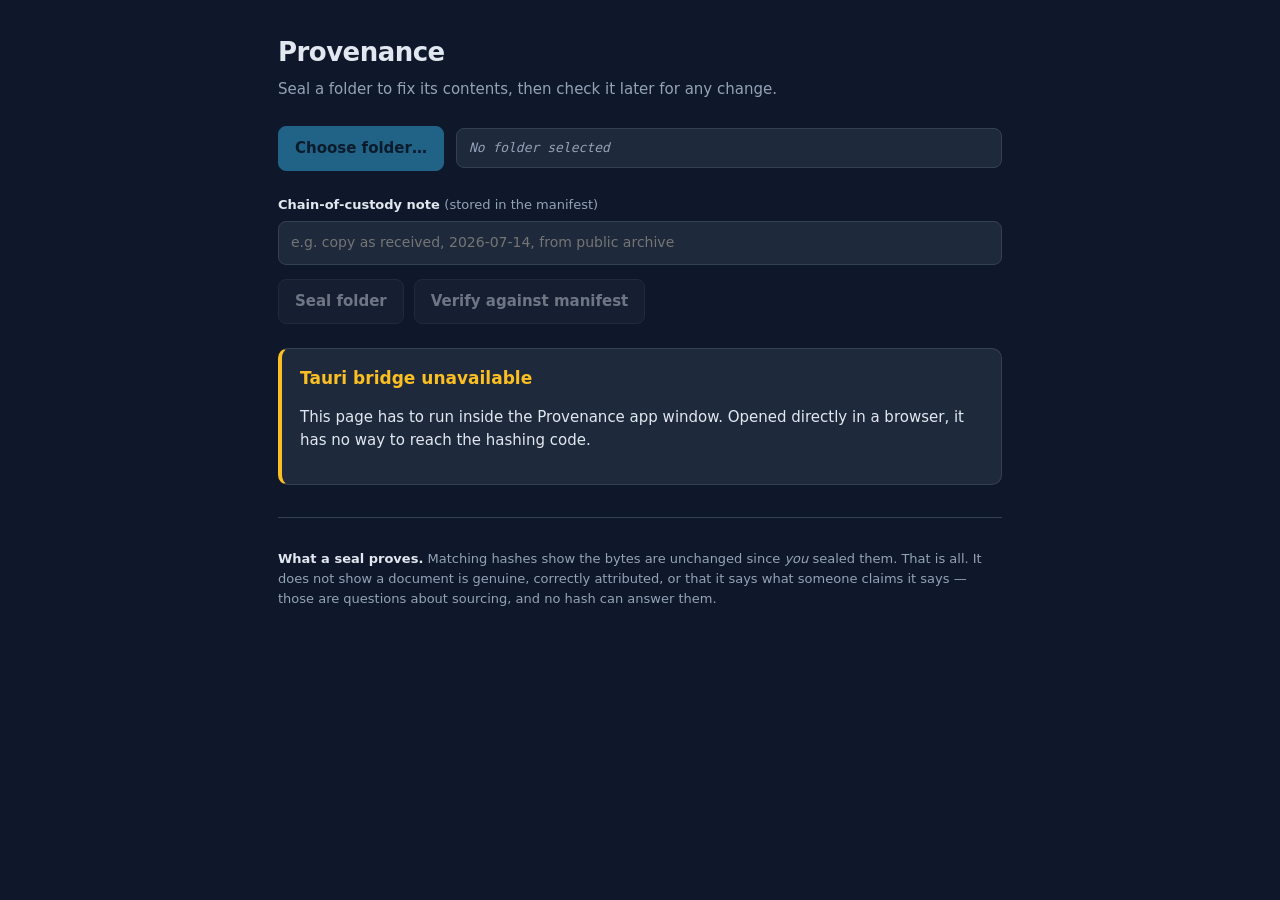
<file: desktop/src/index.html>
<!doctype html>
<html lang="en">
  <head>
    <meta charset="UTF-8" />
    <meta name="viewport" content="width=device-width, initial-scale=1.0" />
    <title>Provenance</title>
    <link rel="stylesheet" href="styles.css" />
  </head>
  <body>
    <main>
      <header>
        <h1>Provenance</h1>
        <p class="lede">
          Seal a folder to fix its contents, then check it later for any change.
        </p>
      </header>

      <section class="picker">
        <button id="choose" class="primary">Choose folder…</button>
        <code id="chosen" class="path" data-empty="true">No folder selected</code>
      </section>

      <section class="actions">
        <label for="note">Chain-of-custody note <span class="hint">(stored in the manifest)</span></label>
        <input id="note" type="text" placeholder="e.g. copy as received, 2026-07-14, from public archive" />
        <div class="row">
          <button id="seal" disabled>Seal folder</button>
          <button id="verify" disabled>Verify against manifest</button>
        </div>
      </section>

      <section id="result" hidden aria-live="polite"></section>

      <footer>
        <p>
          <strong>What a seal proves.</strong> Matching hashes show the bytes are
          unchanged since <em>you</em> sealed them. That is all. It does not show
          a document is genuine, correctly attributed, or that it says what
          someone claims it says — those are questions about sourcing, and no
          hash can answer them.
        </p>
      </footer>
    </main>
    <script src="main.js"></script>
  </body>
</html>
</file>
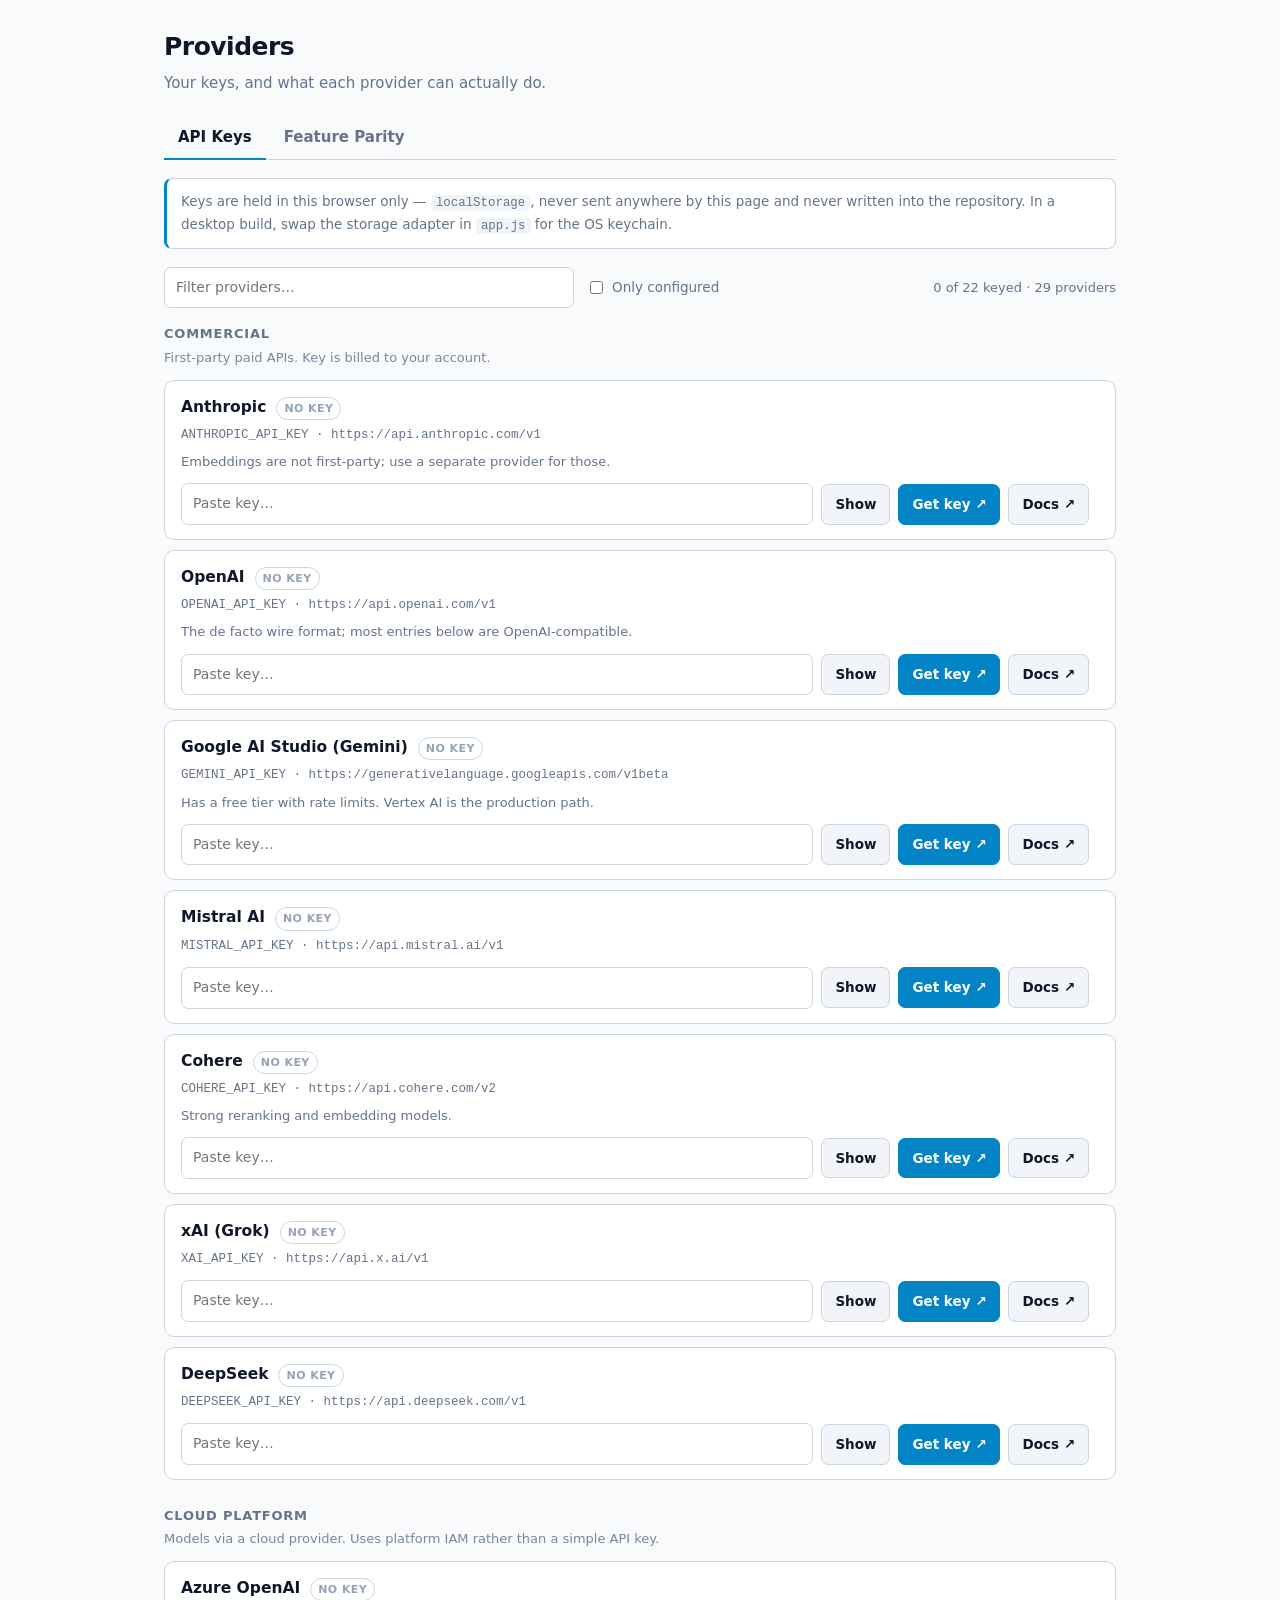
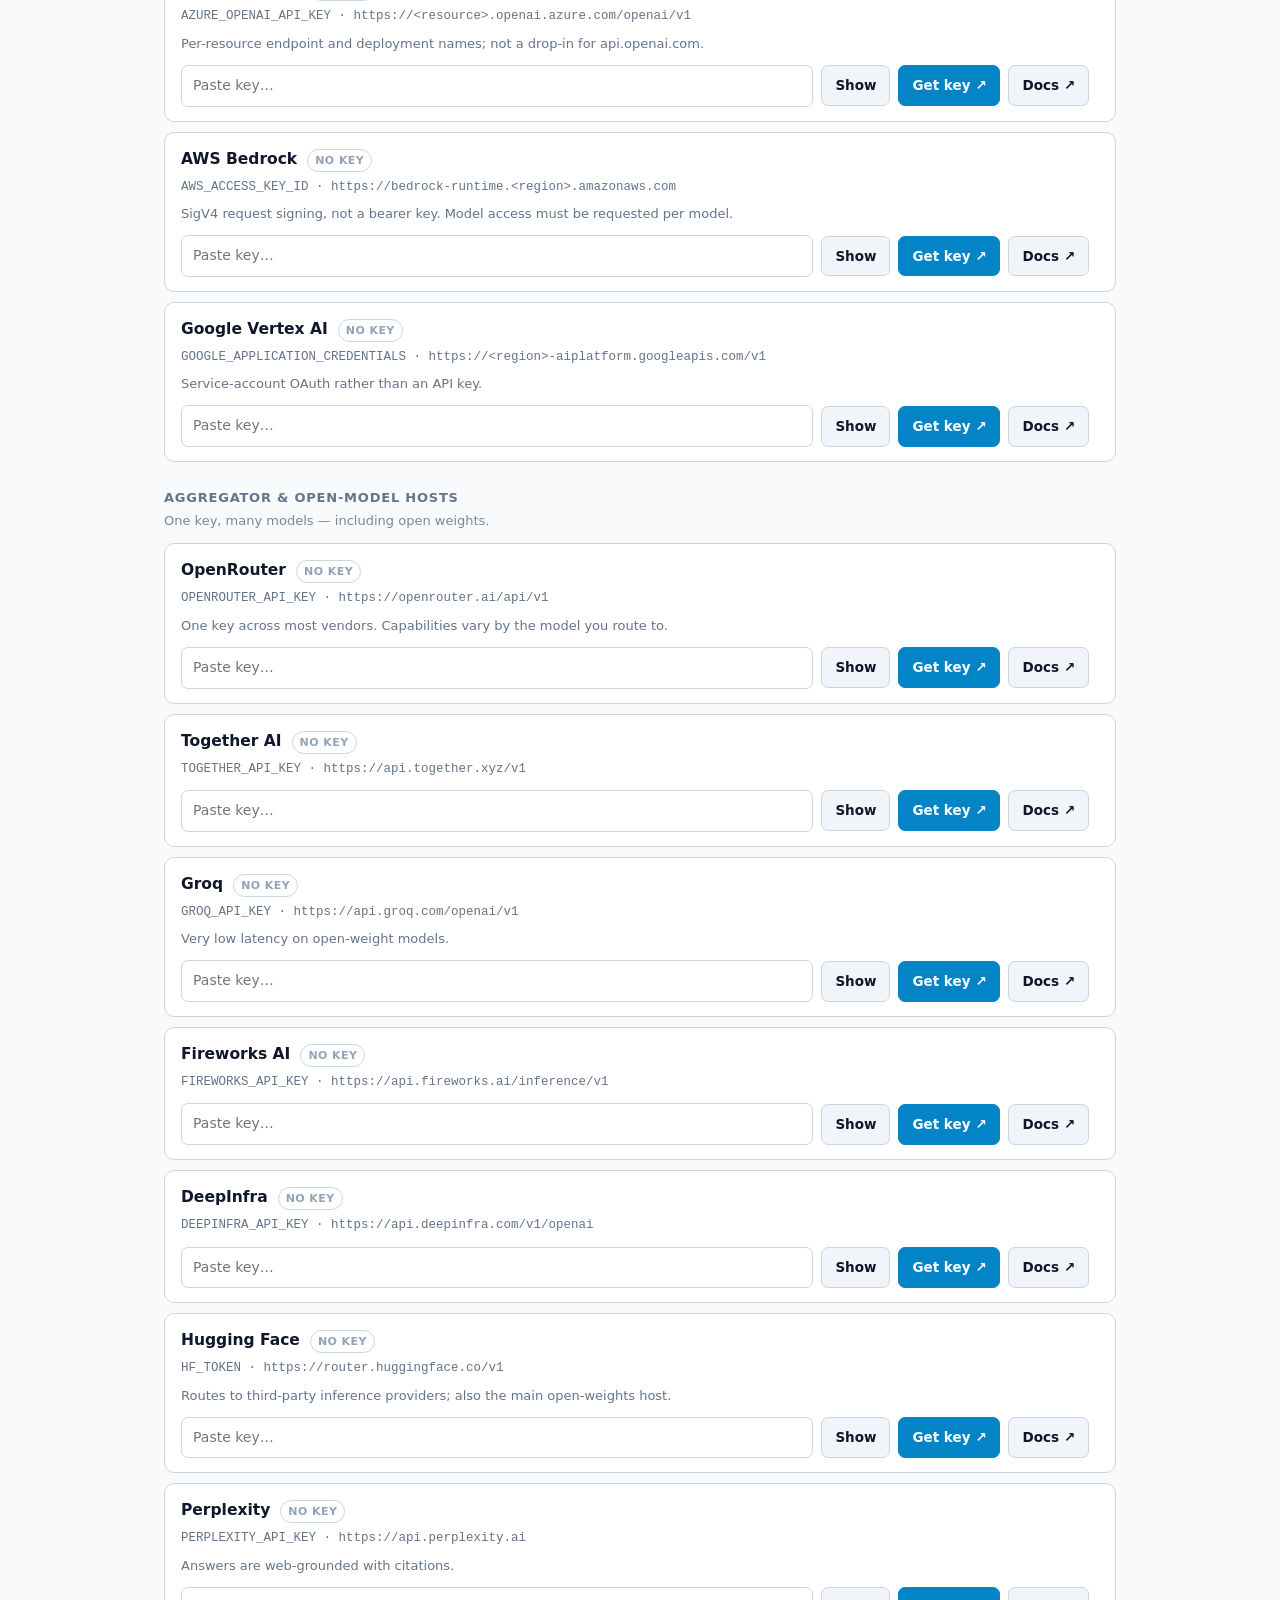
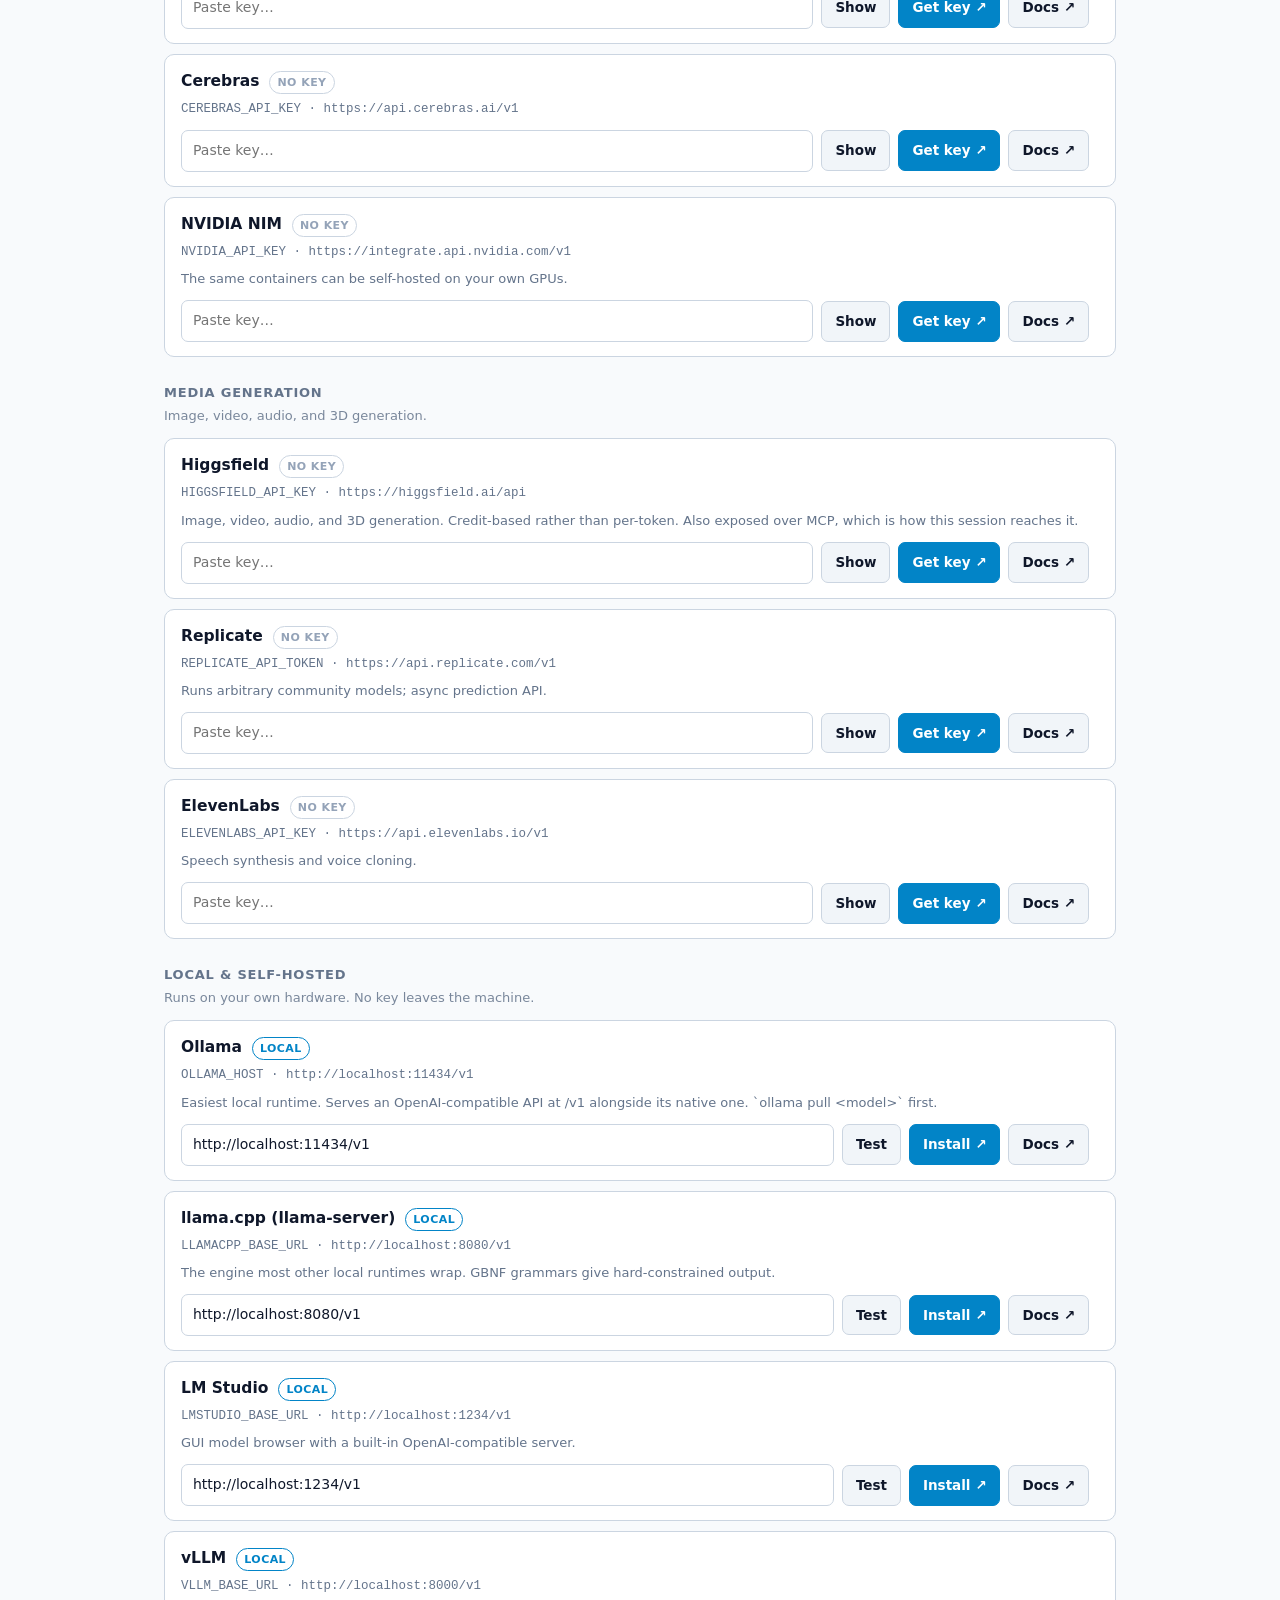
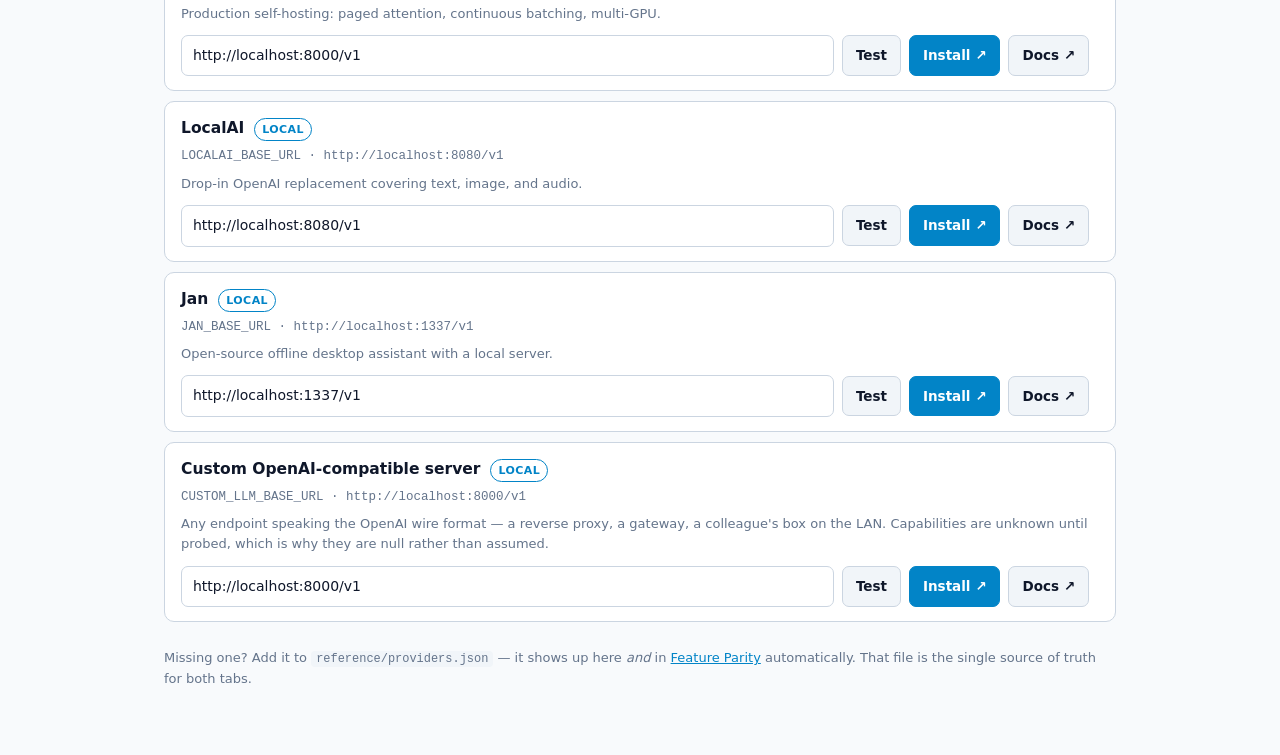
<file: .claude/skills/byok/reference/index.html>
<!doctype html>
<html lang="en">
  <head>
    <meta charset="UTF-8" />
    <meta name="viewport" content="width=device-width, initial-scale=1.0" />
    <title>Providers — Keys &amp; Parity</title>
    <link rel="stylesheet" href="styles.css" />
  </head>
  <body>
    <main>
      <header>
        <h1>Providers</h1>
        <p class="lede">
          Your keys, and what each provider can actually do.
        </p>
      </header>

      <nav class="tabs" role="tablist">
        <button role="tab" id="tab-keys" aria-controls="panel-keys" aria-selected="true">
          API Keys
        </button>
        <button role="tab" id="tab-parity" aria-controls="panel-parity" aria-selected="false">
          Feature Parity
        </button>
      </nav>

      <!-- ── BYOK ─────────────────────────────────────────────────────── -->
      <section id="panel-keys" role="tabpanel" aria-labelledby="tab-keys">
        <div class="notice">
          Keys are held in this browser only — <code>localStorage</code>, never sent
          anywhere by this page and never written into the repository. In a desktop
          build, swap the storage adapter in <code>app.js</code> for the OS keychain.
        </div>

        <div class="toolbar">
          <input
            id="filter"
            type="search"
            placeholder="Filter providers…"
            aria-label="Filter providers"
          />
          <label class="check">
            <input type="checkbox" id="only-configured" />
            Only configured
          </label>
          <span class="spacer"></span>
          <span id="key-count" class="count"></span>
        </div>

        <div id="providers"></div>

        <p class="footnote">
          Missing one? Add it to <code>reference/providers.json</code> — it shows up
          here <em>and</em> in
          <button class="linklike" data-goto="parity">Feature Parity</button>
          automatically. That file is the single source of truth for both tabs.
        </p>
      </section>

      <!-- ── Parity ───────────────────────────────────────────────────── -->
      <section id="panel-parity" role="tabpanel" aria-labelledby="tab-parity" hidden>
        <div class="notice warn">
          <strong>Capability data goes stale.</strong> Providers ship features
          constantly. Last reviewed <strong id="last-reviewed">—</strong>; treat any
          row older than a month or so as a prompt to re-check the provider's docs
          (linked in every row) rather than as current fact.
        </div>

        <div class="toolbar">
          <input
            id="parity-filter"
            type="search"
            placeholder="Filter providers…"
            aria-label="Filter parity table"
          />
          <label class="check">
            <input type="checkbox" id="only-gaps" />
            Only rows with gaps
          </label>
        </div>

        <div id="parity-stats" class="stats"></div>

        <div class="table-scroll">
          <table id="parity" aria-describedby="parity-legend">
            <thead></thead>
            <tbody></tbody>
          </table>
        </div>

        <p id="parity-legend" class="footnote">
          <span class="yes">✓</span> supported ·
          <span class="no">·</span> not supported ·
          <span class="unk">?</span> unknown, needs probing.
          Aggregators report the ceiling across the models they route to — an
          individual model may do less.
        </p>

        <details class="howto">
          <summary>Adding or updating a provider</summary>
          <ol>
            <li>
              Edit <code>reference/providers.json</code>. One object per provider:
              <code>id</code>, <code>name</code>, <code>category</code>,
              <code>keyUrl</code>, <code>docsUrl</code>, <code>envVar</code>,
              <code>baseUrl</code>, and a <code>capabilities</code> block.
            </li>
            <li>
              Use <code>null</code> for a capability you have not checked. It renders
              as <span class="unk">?</span> — an honest gap beats a guess that reads
              as fact.
            </li>
            <li>Bump <code>lastReviewed</code> when you re-verify a row.</li>
            <li>
              Run <code>scripts/check-links.py</code>. CI runs it too, so a console
              URL that moves fails the build instead of quietly 404-ing for users.
            </li>
          </ol>
        </details>
      </section>
    </main>
    <script src="app.js"></script>
  </body>
</html>
</file>
<file: desktop/src/styles.css>
:root {
  --bg: #0f172a;
  --panel: #1e293b;
  --panel-edge: #334155;
  --text: #e2e8f0;
  --muted: #94a3b8;
  --accent: #38bdf8;
  --ok: #4ade80;
  --alarm: #fb7185;
  --warn: #fbbf24;
  color-scheme: dark;
}

* {
  box-sizing: border-box;
}

body {
  margin: 0;
  background: var(--bg);
  color: var(--text);
  font: 15px/1.55 system-ui, -apple-system, "Segoe UI", sans-serif;
  -webkit-font-smoothing: antialiased;
}

main {
  max-width: 780px;
  margin: 0 auto;
  padding: 32px 28px 40px;
}

h1 {
  margin: 0;
  font-size: 26px;
  letter-spacing: -0.02em;
}

.lede {
  margin: 6px 0 0;
  color: var(--muted);
}

section {
  margin-top: 24px;
}

.picker {
  display: flex;
  gap: 12px;
  align-items: center;
  flex-wrap: wrap;
}

.path {
  flex: 1 1 260px;
  min-width: 0;
  padding: 9px 12px;
  background: var(--panel);
  border: 1px solid var(--panel-edge);
  border-radius: 8px;
  font-size: 13px;
  overflow-wrap: anywhere;
}

.path[data-empty="true"] {
  color: var(--muted);
  font-style: italic;
}

label {
  display: block;
  font-size: 13px;
  font-weight: 600;
  margin-bottom: 6px;
}

.hint {
  font-weight: 400;
  color: var(--muted);
}

input[type="text"] {
  width: 100%;
  padding: 10px 12px;
  background: var(--panel);
  border: 1px solid var(--panel-edge);
  border-radius: 8px;
  color: var(--text);
  font: inherit;
  font-size: 14px;
}

input[type="text"]:focus-visible,
button:focus-visible {
  outline: 2px solid var(--accent);
  outline-offset: 2px;
}

.row {
  display: flex;
  gap: 10px;
  margin-top: 14px;
  flex-wrap: wrap;
}

button {
  padding: 10px 16px;
  border-radius: 8px;
  border: 1px solid var(--panel-edge);
  background: var(--panel);
  color: var(--text);
  font: inherit;
  font-weight: 600;
  cursor: pointer;
}

button:hover:not(:disabled) {
  border-color: var(--accent);
}

button.primary {
  background: var(--accent);
  border-color: var(--accent);
  color: #06232f;
}

button:disabled {
  opacity: 0.45;
  cursor: not-allowed;
}

.verdict {
  border: 1px solid var(--panel-edge);
  border-left-width: 4px;
  border-radius: 10px;
  padding: 16px 18px;
  background: var(--panel);
}

.verdict h2 {
  margin: 0 0 4px;
  font-size: 17px;
}

.verdict.ok {
  border-left-color: var(--ok);
}
.verdict.ok h2 {
  color: var(--ok);
}
.verdict.bad {
  border-left-color: var(--alarm);
}
.verdict.bad h2 {
  color: var(--alarm);
}
.verdict.info {
  border-left-color: var(--accent);
}
.verdict.info h2 {
  color: var(--accent);
}
.verdict.error {
  border-left-color: var(--warn);
}
.verdict.error h2 {
  color: var(--warn);
}

dl {
  display: grid;
  grid-template-columns: auto 1fr;
  gap: 4px 14px;
  margin: 14px 0 0;
  font-size: 13px;
}

dt {
  color: var(--muted);
}

dd {
  margin: 0;
  font-family: ui-monospace, SFMono-Regular, Menlo, monospace;
  overflow-wrap: anywhere;
}

ul.changes {
  margin: 14px 0 0;
  padding: 0;
  list-style: none;
  font-size: 13px;
  font-family: ui-monospace, SFMono-Regular, Menlo, monospace;
}

ul.changes li {
  padding: 5px 0;
  border-top: 1px solid var(--panel-edge);
}

.tag {
  display: inline-block;
  min-width: 74px;
  font-weight: 700;
}

.tag.modified {
  color: var(--warn);
}
.tag.missing {
  color: var(--alarm);
}
.tag.added {
  color: var(--accent);
}

footer {
  margin-top: 32px;
  padding-top: 18px;
  border-top: 1px solid var(--panel-edge);
  color: var(--muted);
  font-size: 13px;
}

footer strong {
  color: var(--text);
}
</file>
<file: .claude/skills/byok/reference/styles.css>
:root {
  --bg: #0f172a;
  --panel: #1e293b;
  --panel-2: #172033;
  --edge: #334155;
  --text: #e2e8f0;
  --muted: #94a3b8;
  --accent: #38bdf8;
  --ok: #4ade80;
  --warn: #fbbf24;
  --off: #64748b;
  color-scheme: dark;
}

@media (prefers-color-scheme: light) {
  :root {
    --bg: #f8fafc;
    --panel: #ffffff;
    --panel-2: #f1f5f9;
    --edge: #cbd5e1;
    --text: #0f172a;
    --muted: #64748b;
    --accent: #0284c7;
    --ok: #16a34a;
    --warn: #b45309;
    --off: #94a3b8;
    color-scheme: light;
  }
}

* {
  box-sizing: border-box;
}

body {
  margin: 0;
  background: var(--bg);
  color: var(--text);
  font: 15px/1.55 system-ui, -apple-system, "Segoe UI", sans-serif;
  -webkit-font-smoothing: antialiased;
}

main {
  max-width: 1000px;
  margin: 0 auto;
  padding: 28px 24px 56px;
}

h1 {
  margin: 0;
  font-size: 25px;
  letter-spacing: -0.02em;
}

.lede {
  margin: 5px 0 0;
  color: var(--muted);
}

/* Tabs */
.tabs {
  display: flex;
  gap: 4px;
  margin: 22px 0 18px;
  border-bottom: 1px solid var(--edge);
}

.tabs button {
  appearance: none;
  border: none;
  background: none;
  color: var(--muted);
  font: inherit;
  font-weight: 600;
  padding: 9px 14px;
  cursor: pointer;
  border-bottom: 2px solid transparent;
  margin-bottom: -1px;
}

.tabs button[aria-selected="true"] {
  color: var(--text);
  border-bottom-color: var(--accent);
}

.tabs button:hover {
  color: var(--text);
}

/* Notices */
.notice {
  background: var(--panel);
  border: 1px solid var(--edge);
  border-left: 3px solid var(--accent);
  border-radius: 8px;
  padding: 12px 14px;
  font-size: 13.5px;
  color: var(--muted);
  margin-bottom: 18px;
}

.notice.warn {
  border-left-color: var(--warn);
}

.notice strong {
  color: var(--text);
}

/* Toolbar */
.toolbar {
  display: flex;
  gap: 12px;
  align-items: center;
  flex-wrap: wrap;
  margin-bottom: 16px;
}

input[type="search"],
input[type="password"],
input[type="text"],
input[type="url"] {
  padding: 9px 11px;
  background: var(--panel);
  border: 1px solid var(--edge);
  border-radius: 7px;
  color: var(--text);
  font: inherit;
  font-size: 14px;
}

input[type="search"] {
  flex: 1 1 220px;
  min-width: 160px;
}

input:focus-visible,
button:focus-visible,
a:focus-visible {
  outline: 2px solid var(--accent);
  outline-offset: 2px;
}

.check {
  display: flex;
  align-items: center;
  gap: 6px;
  font-size: 13.5px;
  color: var(--muted);
  white-space: nowrap;
  cursor: pointer;
}

.spacer {
  flex: 1;
}

.count {
  font-size: 13px;
  color: var(--muted);
  white-space: nowrap;
}

/* Category groups */
.group {
  margin-bottom: 26px;
}

.group > h2 {
  font-size: 13px;
  text-transform: uppercase;
  letter-spacing: 0.06em;
  color: var(--muted);
  margin: 0 0 3px;
}

.group > .blurb {
  margin: 0 0 12px;
  font-size: 13px;
  color: var(--muted);
  opacity: 0.85;
}

/* Provider cards */
.card {
  background: var(--panel);
  border: 1px solid var(--edge);
  border-radius: 10px;
  padding: 14px 16px;
  margin-bottom: 10px;
}

.card-head {
  display: flex;
  align-items: baseline;
  gap: 10px;
  flex-wrap: wrap;
}

.card-head h3 {
  margin: 0;
  font-size: 15.5px;
}

.pill {
  font-size: 11px;
  font-weight: 700;
  letter-spacing: 0.04em;
  text-transform: uppercase;
  padding: 2px 7px;
  border-radius: 999px;
  border: 1px solid var(--edge);
  color: var(--off);
}

.pill.set {
  color: var(--ok);
  border-color: currentColor;
}

.pill.local {
  color: var(--accent);
  border-color: currentColor;
}

.meta {
  margin: 6px 0 0;
  font-size: 12.5px;
  color: var(--muted);
  font-family: ui-monospace, SFMono-Regular, Menlo, monospace;
  overflow-wrap: anywhere;
}

.note {
  margin: 7px 0 0;
  font-size: 13px;
  color: var(--muted);
}

.row {
  display: flex;
  gap: 8px;
  margin-top: 11px;
  flex-wrap: wrap;
  align-items: center;
}

.row input {
  flex: 1 1 240px;
  min-width: 0;
}

button.btn,
a.btn {
  padding: 9px 13px;
  border-radius: 7px;
  border: 1px solid var(--edge);
  background: var(--panel-2);
  color: var(--text);
  font: inherit;
  font-size: 13.5px;
  font-weight: 600;
  cursor: pointer;
  text-decoration: none;
  white-space: nowrap;
  display: inline-block;
}

button.btn:hover,
a.btn:hover {
  border-color: var(--accent);
}

a.btn.primary {
  background: var(--accent);
  border-color: var(--accent);
  color: #06232f;
}

@media (prefers-color-scheme: light) {
  a.btn.primary {
    color: #ffffff;
  }
}

button.linklike {
  appearance: none;
  border: none;
  background: none;
  padding: 0;
  font: inherit;
  color: var(--accent);
  text-decoration: underline;
  cursor: pointer;
}

.status {
  font-size: 12.5px;
  color: var(--muted);
  margin-left: 2px;
}

.status.good {
  color: var(--ok);
}

.status.bad {
  color: var(--warn);
}

/* Parity table */
.stats {
  display: flex;
  gap: 18px;
  flex-wrap: wrap;
  margin-bottom: 14px;
  font-size: 13px;
  color: var(--muted);
}

.stats b {
  color: var(--text);
}

.table-scroll {
  overflow-x: auto;
  border: 1px solid var(--edge);
  border-radius: 10px;
}

table {
  border-collapse: collapse;
  width: 100%;
  font-size: 13.5px;
}

th,
td {
  padding: 9px 12px;
  text-align: left;
  border-bottom: 1px solid var(--edge);
  white-space: nowrap;
}

thead th {
  background: var(--panel-2);
  font-size: 12px;
  text-transform: uppercase;
  letter-spacing: 0.04em;
  color: var(--muted);
  position: sticky;
  top: 0;
}

tbody tr:last-child td {
  border-bottom: none;
}

tbody tr:hover {
  background: var(--panel);
}

td.cap {
  text-align: center;
  font-weight: 700;
}

.yes {
  color: var(--ok);
  font-weight: 700;
}

.no {
  color: var(--off);
}

.unk {
  color: var(--warn);
  font-weight: 700;
}

.provider-cell {
  display: flex;
  flex-direction: column;
  gap: 1px;
}

.provider-cell a {
  color: var(--accent);
  font-size: 11.5px;
  text-decoration: none;
}

.provider-cell a:hover {
  text-decoration: underline;
}

.cat-tag {
  font-size: 11px;
  color: var(--muted);
}

/* Misc */
.footnote {
  margin-top: 14px;
  font-size: 13px;
  color: var(--muted);
}

.howto {
  margin-top: 20px;
  background: var(--panel);
  border: 1px solid var(--edge);
  border-radius: 10px;
  padding: 12px 16px;
}

.howto summary {
  cursor: pointer;
  font-weight: 600;
  font-size: 14px;
}

.howto ol {
  margin: 12px 0 4px;
  padding-left: 20px;
  font-size: 13.5px;
  color: var(--muted);
}

.howto li {
  margin-bottom: 7px;
}

code {
  font-family: ui-monospace, SFMono-Regular, Menlo, monospace;
  font-size: 0.92em;
  background: var(--panel-2);
  padding: 1px 5px;
  border-radius: 4px;
}

.empty {
  padding: 26px;
  text-align: center;
  color: var(--muted);
  font-size: 14px;
}
</file>
